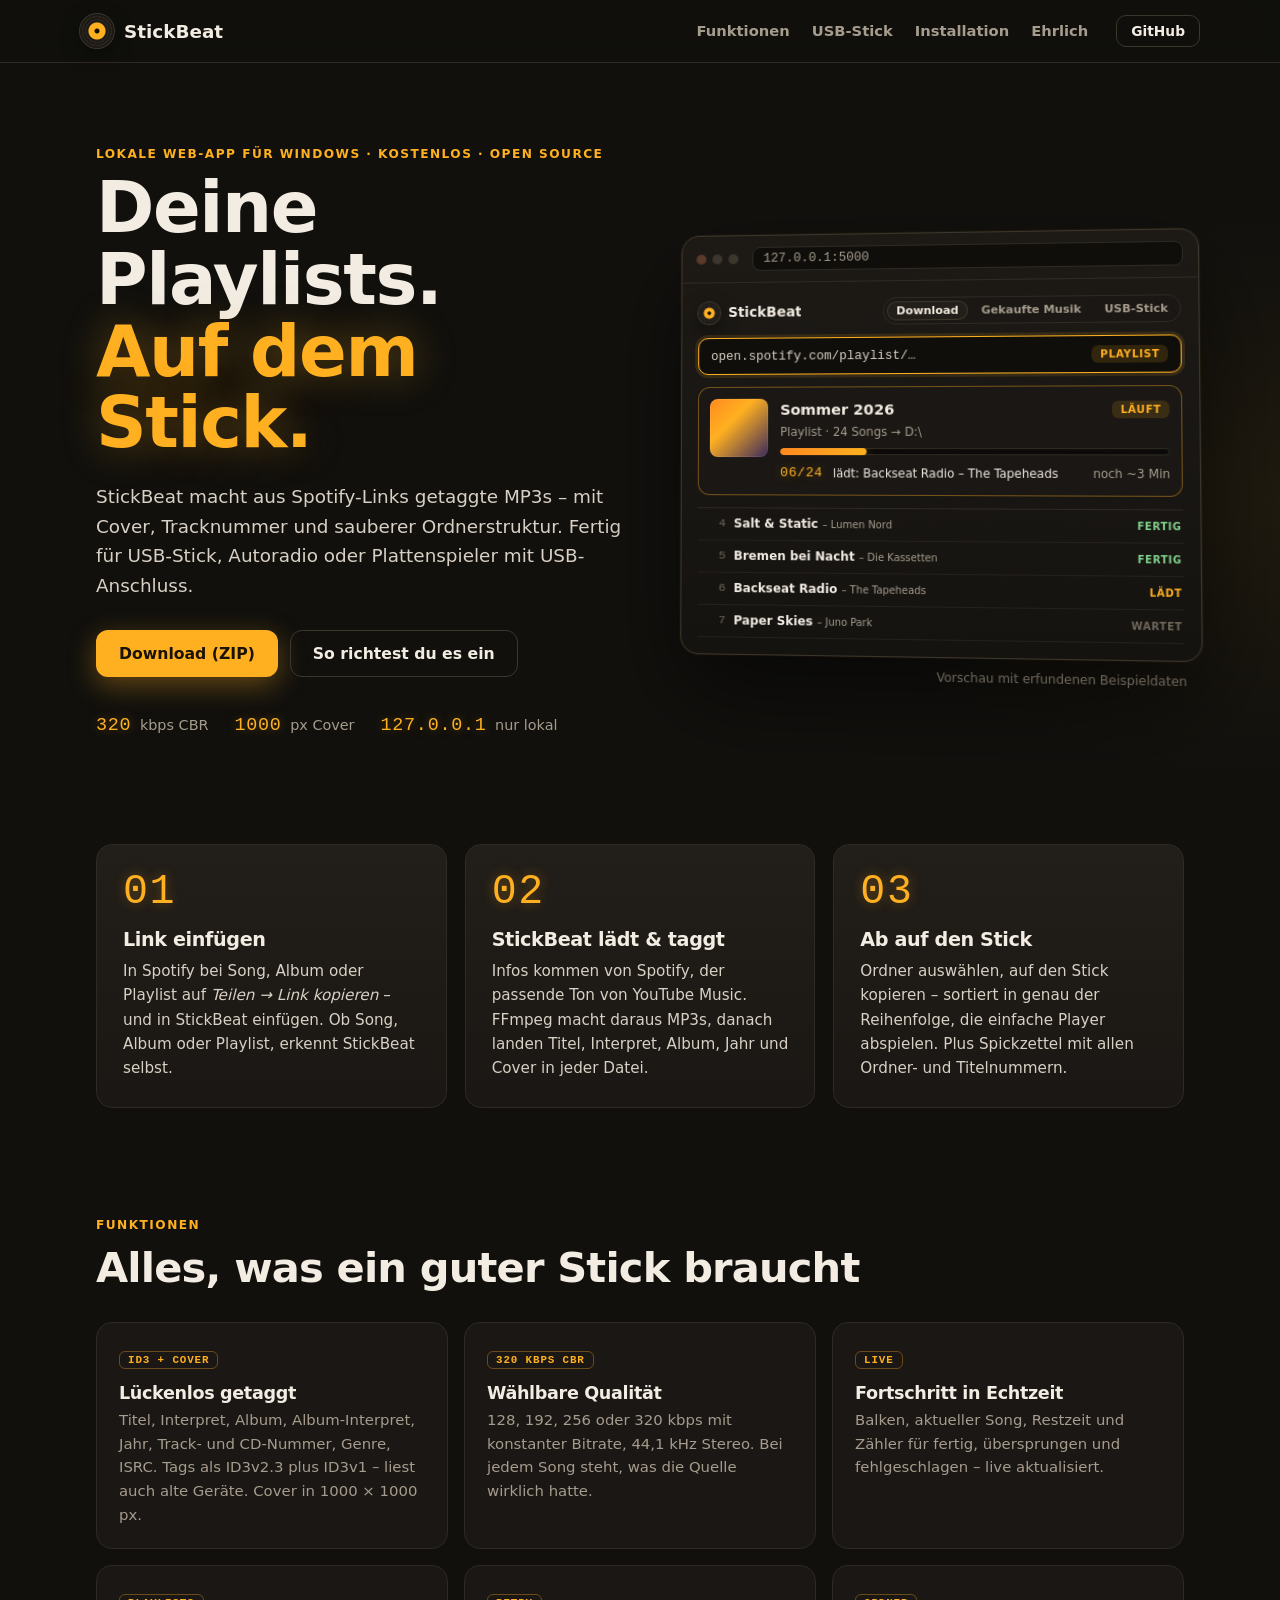
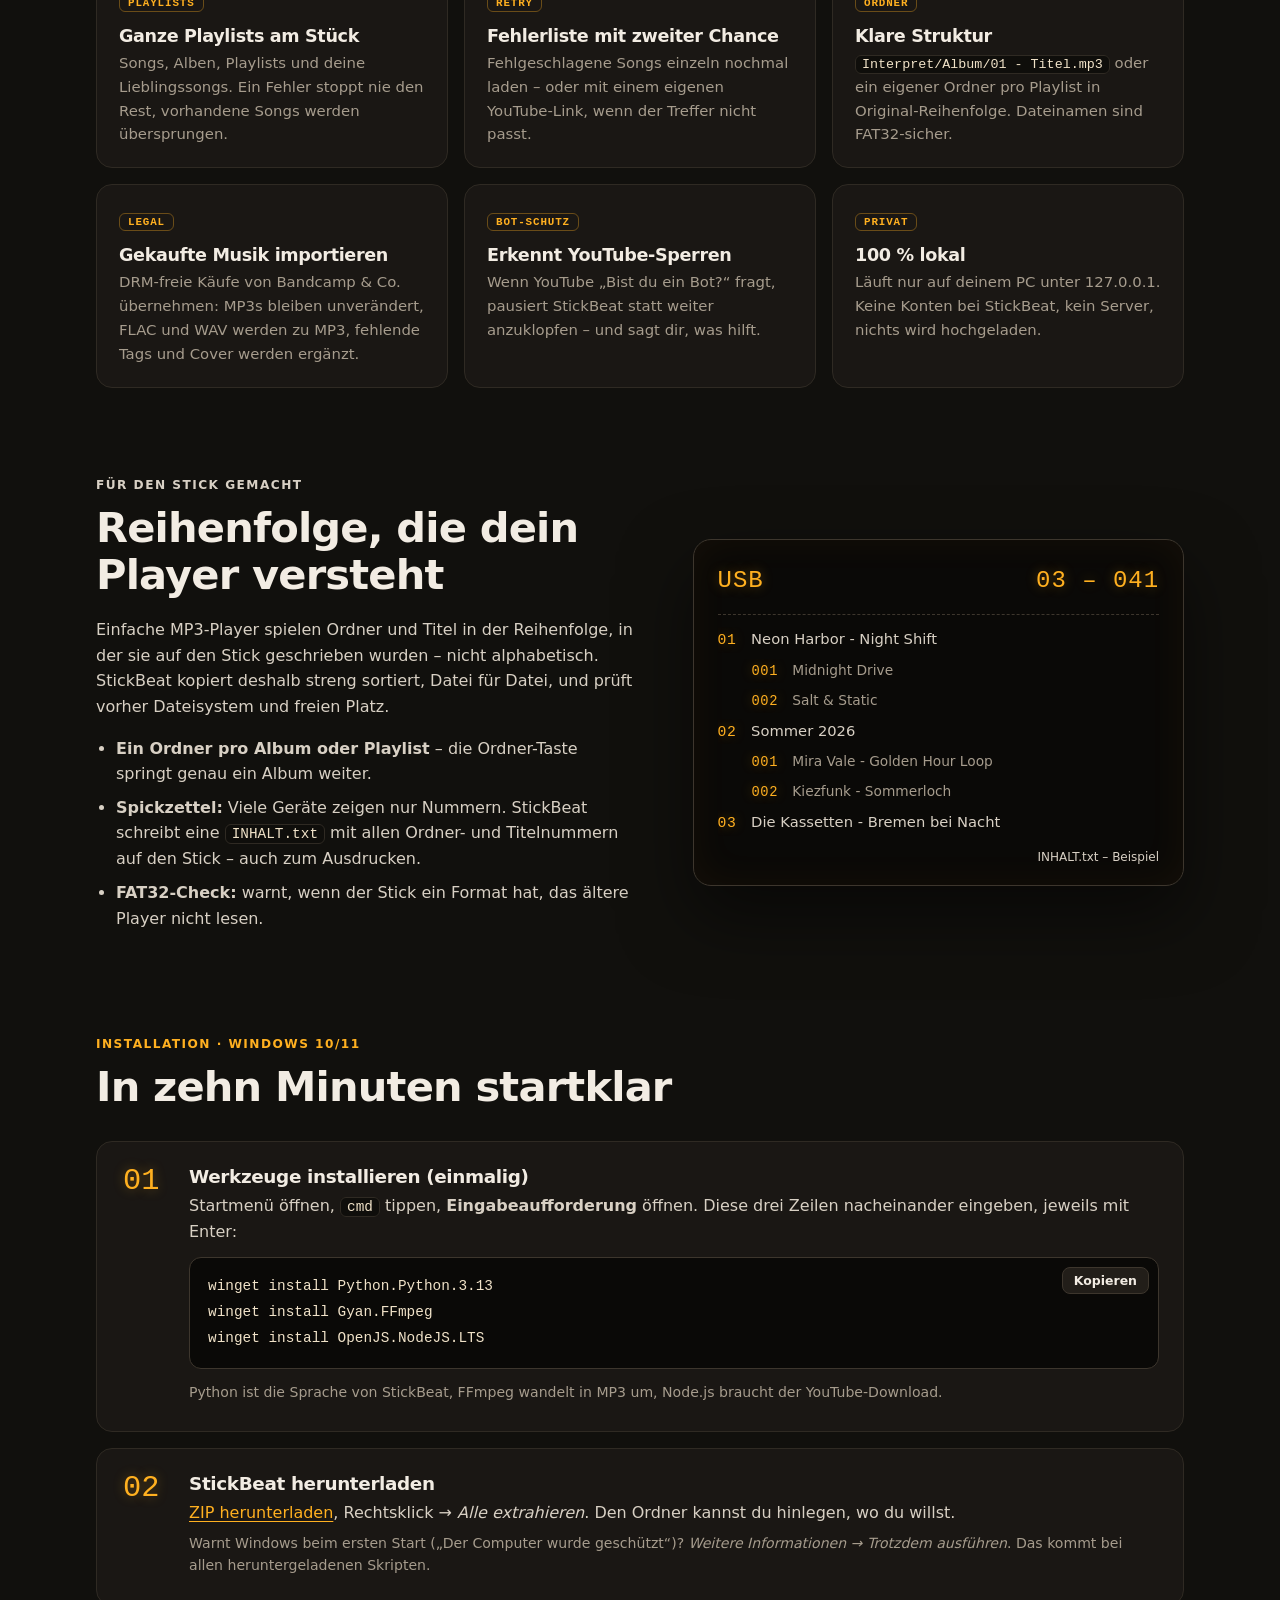
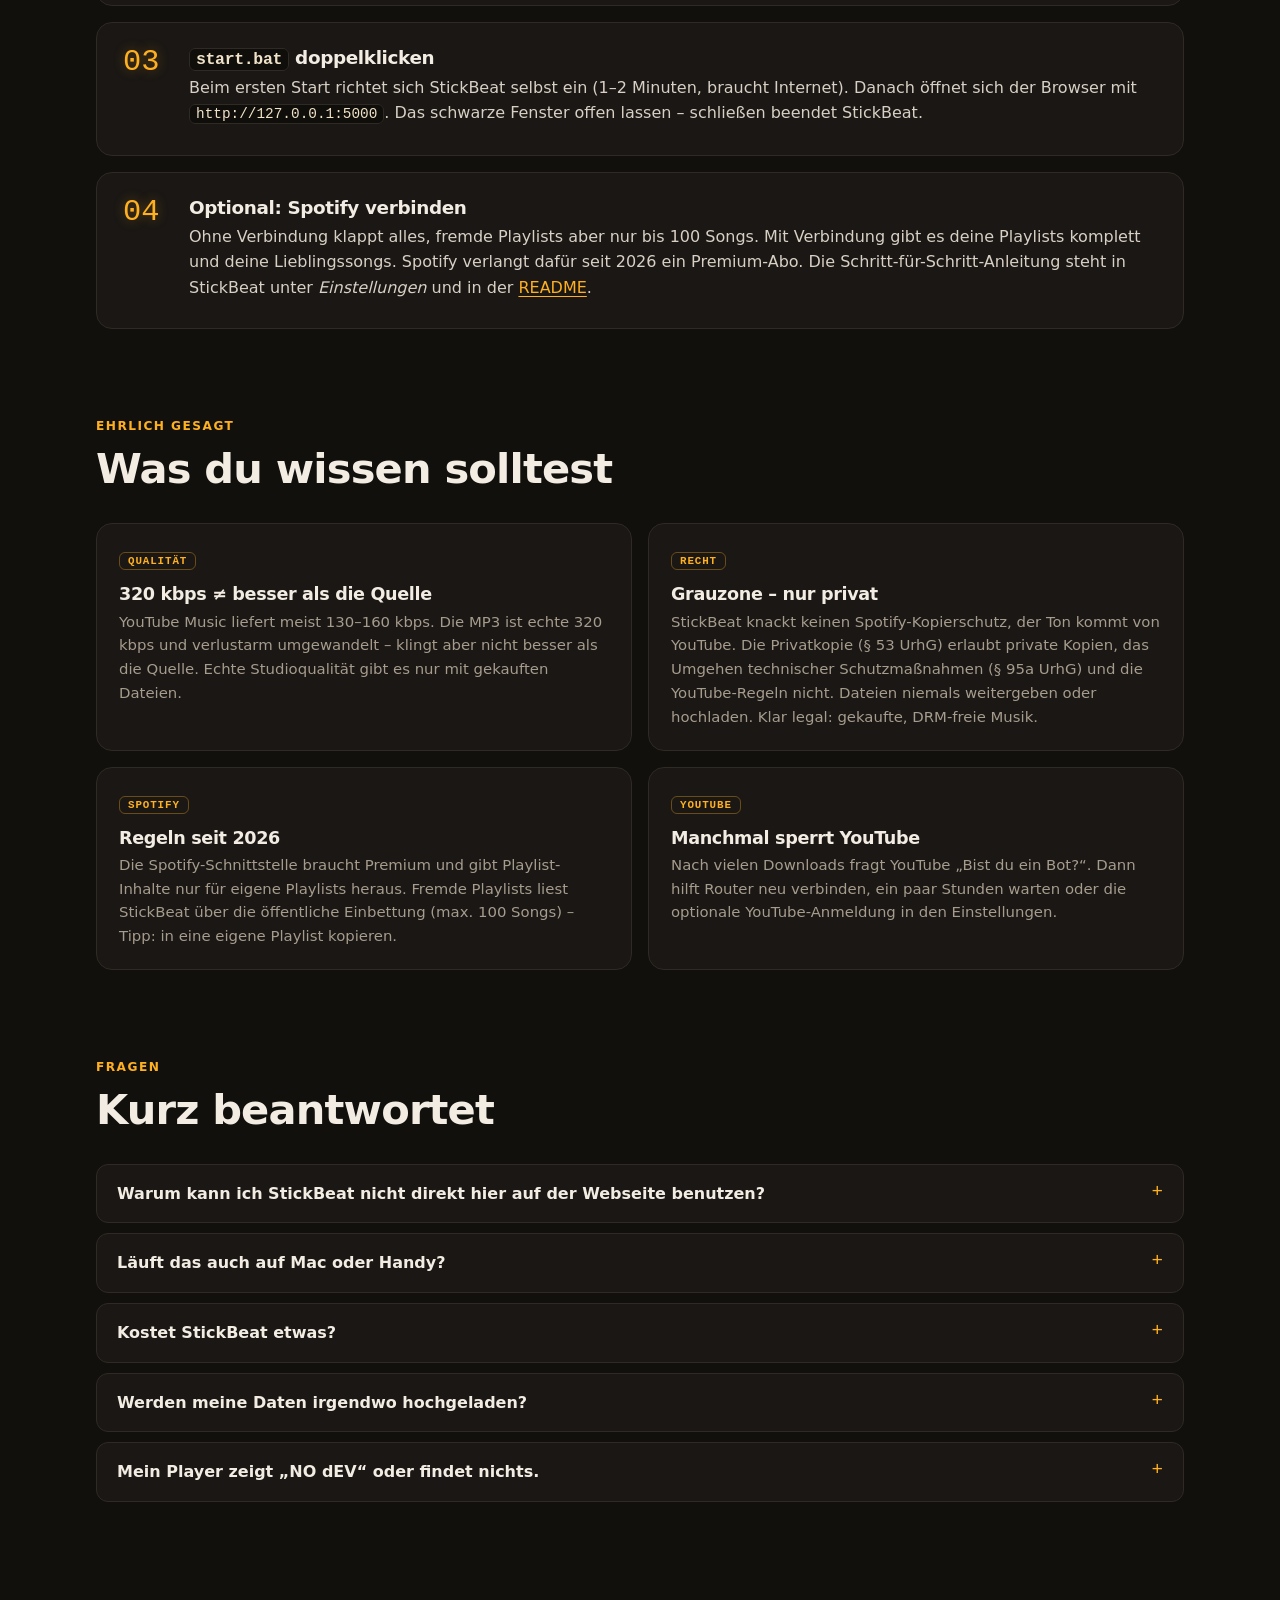
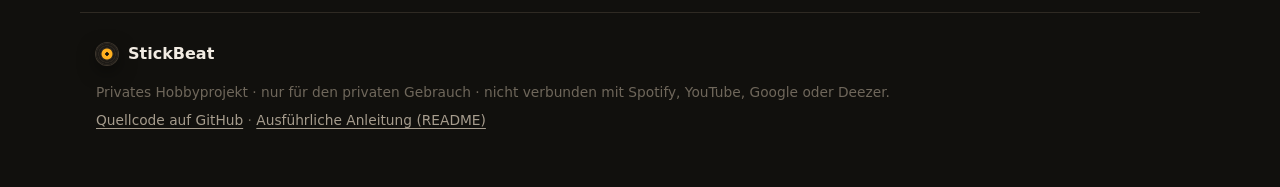
<file: index.html>
<!doctype html>
<html lang="de">
<head>
  <meta charset="utf-8">
  <meta name="viewport" content="width=device-width, initial-scale=1">
  <title>StickBeat – Spotify-Links als MP3 für deinen USB-Stick</title>
  <meta name="description" content="StickBeat: lokale Web-App für Windows. Spotify-Link einfügen, getaggte MP3s mit Cover bekommen und sortiert auf den USB-Stick kopieren.">
  <meta name="theme-color" content="#11100d">
  <link rel="icon" href="data:image/svg+xml,%3Csvg xmlns='http://www.w3.org/2000/svg' viewBox='0 0 32 32'%3E%3Ccircle cx='16' cy='16' r='15' fill='%23151310'/%3E%3Ccircle cx='16' cy='16' r='11' fill='none' stroke='%23332d25' stroke-width='1.5'/%3E%3Ccircle cx='16' cy='16' r='6' fill='%23ffb020'/%3E%3Ccircle cx='16' cy='16' r='1.6' fill='%23151310'/%3E%3C/svg%3E">
  <link rel="stylesheet" href="site/style.css">
</head>
<body>
  <header class="nav">
    <a class="brand" href="#top" aria-label="StickBeat – nach oben">
      <span class="disc" aria-hidden="true"></span>
      <span>StickBeat</span>
    </a>
    <nav class="navlinks" aria-label="Seitenbereiche">
      <a href="#funktionen">Funktionen</a>
      <a href="#stick">USB-Stick</a>
      <a href="#installation">Installation</a>
      <a href="#ehrlich">Ehrlich</a>
    </nav>
    <a class="btn ghost small" href="https://github.com/VRTomsky/Spotify-Downloader">GitHub</a>
  </header>

  <main id="top">
    <!-- HERO ------------------------------------------------------------------------>
    <section class="hero">
      <div class="hero-copy">
        <p class="eyebrow">Lokale Web-App für Windows · kostenlos · Open Source</p>
        <h1>Deine Playlists.<br><span class="glow">Auf dem Stick.</span></h1>
        <p class="lead">StickBeat macht aus Spotify-Links getaggte MP3s – mit Cover, Tracknummer und sauberer
          Ordnerstruktur. Fertig für USB-Stick, Autoradio oder Plattenspieler mit USB-Anschluss.</p>
        <div class="cta">
          <a class="btn primary" href="https://github.com/VRTomsky/Spotify-Downloader/archive/refs/heads/main.zip">Download (ZIP)</a>
          <a class="btn ghost" href="#installation">So richtest du es ein</a>
        </div>
        <ul class="facts">
          <li><span class="seg">320</span> kbps CBR</li>
          <li><span class="seg">1000</span> px Cover</li>
          <li><span class="seg">127.0.0.1</span> nur lokal</li>
        </ul>
      </div>

      <div class="window" aria-label="Vorschau der StickBeat-Oberfläche (Beispieldaten)">
        <div class="window-bar">
          <span class="dots" aria-hidden="true"><i></i><i></i><i></i></span>
          <span class="url">127.0.0.1:5000</span>
        </div>
        <div class="window-body">
          <div class="mk-top">
            <span class="disc sm" aria-hidden="true"></span><b>StickBeat</b>
            <span class="mk-tabs"><em class="on">Download</em><em>Gekaufte Musik</em><em>USB-Stick</em></span>
          </div>
          <div class="mk-input">
            <span>open.spotify.com/playlist/…</span>
            <span class="badge">Playlist</span>
          </div>
          <div class="mk-job">
            <div class="mk-cover" aria-hidden="true"></div>
            <div class="mk-main">
              <div class="mk-row"><b>Sommer 2026</b><span class="badge" id="mkState">läuft</span></div>
              <div class="mk-sub">Playlist · 24 Songs → D:\</div>
              <div class="bar"><i id="mkBar"></i></div>
              <div class="mk-meta">
                <span class="seg" id="mkCount">06/24</span>
                <span class="mk-now" id="mkNow">lädt: Midnight Drive – Neon Harbor</span>
                <span class="mk-eta" id="mkEta">noch ~3 Min</span>
              </div>
            </div>
          </div>
          <ol class="mk-tracks" id="mkTracks"></ol>
        </div>
        <p class="window-note">Vorschau mit erfundenen Beispieldaten</p>
      </div>
    </section>

    <!-- 3 SCHRITTE ------------------------------------------------------------------>
    <section class="steps3" aria-label="So funktioniert es">
      <article>
        <span class="seg big">01</span>
        <h3>Link einfügen</h3>
        <p>In Spotify bei Song, Album oder Playlist auf <em>Teilen → Link kopieren</em> – und in StickBeat einfügen.
          Ob Song, Album oder Playlist, erkennt StickBeat selbst.</p>
      </article>
      <article>
        <span class="seg big">02</span>
        <h3>StickBeat lädt &amp; taggt</h3>
        <p>Infos kommen von Spotify, der passende Ton von YouTube Music. FFmpeg macht daraus MP3s, danach landen Titel,
          Interpret, Album, Jahr und Cover in jeder Datei.</p>
      </article>
      <article>
        <span class="seg big">03</span>
        <h3>Ab auf den Stick</h3>
        <p>Ordner auswählen, auf den Stick kopieren – sortiert in genau der Reihenfolge, die einfache Player abspielen.
          Plus Spickzettel mit allen Ordner- und Titelnummern.</p>
      </article>
    </section>

    <!-- FUNKTIONEN -------------------------------------------------------------------->
    <section id="funktionen" class="section">
      <p class="eyebrow">Funktionen</p>
      <h2>Alles, was ein guter Stick braucht</h2>
      <div class="grid">
        <article class="feature"><span class="tag">ID3 + COVER</span><h3>Lückenlos getaggt</h3>
          <p>Titel, Interpret, Album, Album-Interpret, Jahr, Track- und CD-Nummer, Genre, ISRC. Tags als ID3v2.3 plus ID3v1 –
            liest auch alte Geräte. Cover in 1000 × 1000 px.</p></article>
        <article class="feature"><span class="tag">320 KBPS CBR</span><h3>Wählbare Qualität</h3>
          <p>128, 192, 256 oder 320 kbps mit konstanter Bitrate, 44,1 kHz Stereo. Bei jedem Song steht, was die Quelle
            wirklich hatte.</p></article>
        <article class="feature"><span class="tag">LIVE</span><h3>Fortschritt in Echtzeit</h3>
          <p>Balken, aktueller Song, Restzeit und Zähler für fertig, übersprungen und fehlgeschlagen – live aktualisiert.</p></article>
        <article class="feature"><span class="tag">PLAYLISTS</span><h3>Ganze Playlists am Stück</h3>
          <p>Songs, Alben, Playlists und deine Lieblingssongs. Ein Fehler stoppt nie den Rest, vorhandene Songs werden
            übersprungen.</p></article>
        <article class="feature"><span class="tag">RETRY</span><h3>Fehlerliste mit zweiter Chance</h3>
          <p>Fehlgeschlagene Songs einzeln nochmal laden – oder mit einem eigenen YouTube-Link, wenn der Treffer nicht passt.</p></article>
        <article class="feature"><span class="tag">ORDNER</span><h3>Klare Struktur</h3>
          <p><code>Interpret/Album/01 - Titel.mp3</code> oder ein eigener Ordner pro Playlist in Original-Reihenfolge.
            Dateinamen sind FAT32-sicher.</p></article>
        <article class="feature"><span class="tag">LEGAL</span><h3>Gekaufte Musik importieren</h3>
          <p>DRM-freie Käufe von Bandcamp &amp; Co. übernehmen: MP3s bleiben unverändert, FLAC und WAV werden zu MP3,
            fehlende Tags und Cover werden ergänzt.</p></article>
        <article class="feature"><span class="tag">BOT-SCHUTZ</span><h3>Erkennt YouTube-Sperren</h3>
          <p>Wenn YouTube „Bist du ein Bot?“ fragt, pausiert StickBeat statt weiter anzuklopfen – und sagt dir, was hilft.</p></article>
        <article class="feature"><span class="tag">PRIVAT</span><h3>100 % lokal</h3>
          <p>Läuft nur auf deinem PC unter 127.0.0.1. Keine Konten bei StickBeat, kein Server, nichts wird hochgeladen.</p></article>
      </div>
    </section>

    <!-- USB-STICK ----------------------------------------------------------------------->
    <section id="stick" class="section split">
      <div>
        <p class="eyebrow">Für den Stick gemacht</p>
        <h2>Reihenfolge, die dein Player versteht</h2>
        <p>Einfache MP3-Player spielen Ordner und Titel in der Reihenfolge, in der sie auf den Stick geschrieben wurden –
          nicht alphabetisch. StickBeat kopiert deshalb streng sortiert, Datei für Datei, und prüft vorher Dateisystem und
          freien Platz.</p>
        <ul class="ticks">
          <li><strong>Ein Ordner pro Album oder Playlist</strong> – die Ordner-Taste springt genau ein Album weiter.</li>
          <li><strong>Spickzettel:</strong> Viele Geräte zeigen nur Nummern. StickBeat schreibt eine <code>INHALT.txt</code>
            mit allen Ordner- und Titelnummern auf den Stick – auch zum Ausdrucken.</li>
          <li><strong>FAT32-Check:</strong> warnt, wenn der Stick ein Format hat, das ältere Player nicht lesen.</li>
        </ul>
      </div>
      <div class="lcd" aria-label="Beispiel einer Inhaltsliste">
        <div class="lcd-head"><span class="seg">USB</span><span class="seg">03 – 041</span></div>
        <div class="lcd-list">
          <p><span class="seg">01</span> Neon Harbor - Night Shift</p>
          <p class="sub"><span class="seg">001</span> Midnight Drive</p>
          <p class="sub"><span class="seg">002</span> Salt &amp; Static</p>
          <p><span class="seg">02</span> Sommer 2026</p>
          <p class="sub"><span class="seg">001</span> Mira Vale - Golden Hour Loop</p>
          <p class="sub"><span class="seg">002</span> Kiezfunk - Sommerloch</p>
          <p><span class="seg">03</span> Die Kassetten - Bremen bei Nacht</p>
        </div>
        <p class="lcd-note">INHALT.txt – Beispiel</p>
      </div>
    </section>

    <!-- INSTALLATION -------------------------------------------------------------------->
    <section id="installation" class="section">
      <p class="eyebrow">Installation · Windows 10/11</p>
      <h2>In zehn Minuten startklar</h2>
      <ol class="install">
        <li>
          <h3>Werkzeuge installieren (einmalig)</h3>
          <p>Startmenü öffnen, <code>cmd</code> tippen, <strong>Eingabeaufforderung</strong> öffnen. Diese drei Zeilen
            nacheinander eingeben, jeweils mit Enter:</p>
          <div class="code"><pre><code>winget install Python.Python.3.13
winget install Gyan.FFmpeg
winget install OpenJS.NodeJS.LTS</code></pre><button class="copy" type="button">Kopieren</button></div>
          <p class="hint">Python ist die Sprache von StickBeat, FFmpeg wandelt in MP3 um, Node.js braucht der YouTube-Download.</p>
        </li>
        <li>
          <h3>StickBeat herunterladen</h3>
          <p><a href="https://github.com/VRTomsky/Spotify-Downloader/archive/refs/heads/main.zip">ZIP herunterladen</a>,
            Rechtsklick → <em>Alle extrahieren</em>. Den Ordner kannst du hinlegen, wo du willst.</p>
          <p class="hint">Warnt Windows beim ersten Start („Der Computer wurde geschützt“)? <em>Weitere Informationen →
            Trotzdem ausführen</em>. Das kommt bei allen heruntergeladenen Skripten.</p>
        </li>
        <li>
          <h3><code>start.bat</code> doppelklicken</h3>
          <p>Beim ersten Start richtet sich StickBeat selbst ein (1–2 Minuten, braucht Internet). Danach öffnet sich der
            Browser mit <code>http://127.0.0.1:5000</code>. Das schwarze Fenster offen lassen – schließen beendet StickBeat.</p>
        </li>
        <li>
          <h3>Optional: Spotify verbinden</h3>
          <p>Ohne Verbindung klappt alles, fremde Playlists aber nur bis 100 Songs. Mit Verbindung gibt es deine Playlists
            komplett und deine Lieblingssongs. Spotify verlangt dafür seit 2026 ein Premium-Abo. Die Schritt-für-Schritt-Anleitung
            steht in StickBeat unter <em>Einstellungen</em> und in der
            <a href="https://github.com/VRTomsky/Spotify-Downloader#3-spotify-verbinden-einmalig-braucht-premium">README</a>.</p>
        </li>
      </ol>
    </section>

    <!-- EHRLICH ----------------------------------------------------------------------------->
    <section id="ehrlich" class="section">
      <p class="eyebrow">Ehrlich gesagt</p>
      <h2>Was du wissen solltest</h2>
      <div class="grid two">
        <article class="feature"><span class="tag">QUALITÄT</span><h3>320 kbps ≠ besser als die Quelle</h3>
          <p>YouTube Music liefert meist 130–160 kbps. Die MP3 ist echte 320 kbps und verlustarm umgewandelt – klingt aber
            nicht besser als die Quelle. Echte Studioqualität gibt es nur mit gekauften Dateien.</p></article>
        <article class="feature"><span class="tag">RECHT</span><h3>Grauzone – nur privat</h3>
          <p>StickBeat knackt keinen Spotify-Kopierschutz, der Ton kommt von YouTube. Die Privatkopie (§ 53 UrhG) erlaubt
            private Kopien, das Umgehen technischer Schutzmaßnahmen (§ 95a UrhG) und die YouTube-Regeln nicht. Dateien niemals
            weitergeben oder hochladen. Klar legal: gekaufte, DRM-freie Musik.</p></article>
        <article class="feature"><span class="tag">SPOTIFY</span><h3>Regeln seit 2026</h3>
          <p>Die Spotify-Schnittstelle braucht Premium und gibt Playlist-Inhalte nur für eigene Playlists heraus. Fremde
            Playlists liest StickBeat über die öffentliche Einbettung (max. 100 Songs) – Tipp: in eine eigene Playlist kopieren.</p></article>
        <article class="feature"><span class="tag">YOUTUBE</span><h3>Manchmal sperrt YouTube</h3>
          <p>Nach vielen Downloads fragt YouTube „Bist du ein Bot?“. Dann hilft Router neu verbinden, ein paar Stunden warten
            oder die optionale YouTube-Anmeldung in den Einstellungen.</p></article>
      </div>
    </section>

    <!-- FAQ ----------------------------------------------------------------------------------->
    <section class="section faq">
      <p class="eyebrow">Fragen</p>
      <h2>Kurz beantwortet</h2>
      <details><summary>Warum kann ich StickBeat nicht direkt hier auf der Webseite benutzen?</summary>
        <p>Diese Seite liegt auf GitHub Pages und kann nur Text und Bilder zeigen. StickBeat braucht für Download,
          MP3-Umwandlung und das Kopieren auf den Stick ein Programm auf deinem PC – deshalb läuft es lokal unter
          127.0.0.1.</p></details>
      <details><summary>Läuft das auch auf Mac oder Handy?</summary>
        <p>StickBeat ist für Windows gebaut (getestet unter Windows 11). Mac und Linux sind nicht getestet, Handys werden
          nicht unterstützt.</p></details>
      <details><summary>Kostet StickBeat etwas?</summary>
        <p>Nein. StickBeat und alle Werkzeuge sind kostenlos. Nur die optionale Spotify-Verbindung setzt ein Premium-Abo voraus.</p></details>
      <details><summary>Werden meine Daten irgendwo hochgeladen?</summary>
        <p>Nein. StickBeat spricht nur mit Spotify (Songinfos), YouTube Music (Ton) und Deezer (Cover). Einstellungen,
          Spotify-Login und Log bleiben auf deinem PC.</p></details>
      <details><summary>Mein Player zeigt „NO dEV“ oder findet nichts.</summary>
        <p>Meist ist der Stick nicht FAT32 formatiert. StickBeat zeigt das Format im Tab „USB-Stick“ an. Achtung:
          Formatieren löscht alles auf dem Stick.</p></details>
    </section>
  </main>

  <footer class="footer">
    <div class="brand"><span class="disc sm" aria-hidden="true"></span><span>StickBeat</span></div>
    <p>Privates Hobbyprojekt · nur für den privaten Gebrauch · nicht verbunden mit Spotify, YouTube, Google oder Deezer.</p>
    <p><a href="https://github.com/VRTomsky/Spotify-Downloader">Quellcode auf GitHub</a> ·
      <a href="https://github.com/VRTomsky/Spotify-Downloader#readme">Ausführliche Anleitung (README)</a></p>
  </footer>

  <script src="site/script.js"></script>
</body>
</html>
</file>
<file: site/style.css>
/* StickBeat – Infoseite. Gleiche Designsprache wie die App: Graphit, Bernstein-LED, Segment-Ziffern. */

:root {
  color-scheme: dark;
  --bg: #11100d;
  --panel: #1a1714;
  --panel-2: #221e19;
  --line: #2f2a23;
  --line-2: #3d362d;
  --text: #f2ece3;
  --soft: #d8d0c4;
  --muted: #a69c8d;
  --dim: #6f675b;
  --amber: #ffb020;
  --amber-2: #ff8a1f;
  --amber-glow: rgba(255, 176, 32, 0.35);
  --green: #7fd18b;
  --radius: 16px;
  --sans: "Segoe UI Variable Text", "Segoe UI", system-ui, -apple-system, "Helvetica Neue", sans-serif;
  --display: "Segoe UI Variable Display", "Segoe UI", system-ui, -apple-system, "Helvetica Neue", sans-serif;
  --mono: "Cascadia Mono", "Cascadia Code", Consolas, ui-monospace, "SF Mono", Menlo, monospace;
  --wrap: 1120px;
}

* { box-sizing: border-box; }
html { scroll-behavior: smooth; background: var(--bg); }
body {
  margin: 0;
  font: 16px/1.6 var(--sans);
  color: var(--text);
  background:
    radial-gradient(1000px 560px at 12% -8%, rgba(255, 150, 30, 0.12), transparent 60%),
    radial-gradient(800px 480px at 100% 10%, rgba(255, 176, 32, 0.06), transparent 60%),
    var(--bg);
  overflow-x: hidden;
}
a { color: var(--amber); text-underline-offset: 3px; }
code { font-family: var(--mono); font-size: 0.9em; background: #0f0e0b; border: 1px solid var(--line); border-radius: 6px; padding: 1px 6px; color: #f0e2c8; }
h1, h2, h3 { font-family: var(--display); margin: 0; letter-spacing: -0.02em; line-height: 1.15; }
:focus-visible { outline: 2px solid var(--amber); outline-offset: 3px; border-radius: 6px; }

.seg {
  font-family: var(--mono); font-variant-numeric: tabular-nums; color: var(--amber);
  text-shadow: 0 0 12px var(--amber-glow); letter-spacing: 0.04em;
}
.eyebrow { font: 700 0.76rem var(--sans); letter-spacing: 0.12em; text-transform: uppercase; color: var(--amber); margin: 0 0 12px; }

.disc {
  display: inline-block; width: 34px; height: 34px; flex: none; border-radius: 50%;
  background:
    radial-gradient(circle, #11100d 0 2px, var(--amber) 3px 8px, transparent 9px),
    repeating-radial-gradient(circle, #1d1a16 0 1.5px, #2a251f 2px 3px);
  box-shadow: 0 0 0 1px var(--line-2), 0 6px 18px rgba(0, 0, 0, 0.5);
  animation: spin 3.2s linear infinite;
}
.disc.sm { width: 22px; height: 22px; background:
    radial-gradient(circle, #11100d 0 1.5px, var(--amber) 2px 5px, transparent 6px),
    repeating-radial-gradient(circle, #1d1a16 0 1px, #2a251f 1.5px 2.2px); }
@keyframes spin { to { transform: rotate(360deg); } }

.btn {
  display: inline-flex; align-items: center; gap: 8px; font: 650 0.98rem var(--sans); text-decoration: none;
  padding: 13px 22px; border-radius: 12px; border: 1px solid transparent; transition: background 0.15s, border-color 0.15s, color 0.15s, transform 0.1s;
}
.btn:active { transform: translateY(1px); }
.btn.primary { background: var(--amber); color: #1a1205; box-shadow: 0 8px 28px var(--amber-glow); }
.btn.primary:hover { background: #ffc04d; }
.btn.ghost { color: var(--text); border-color: var(--line-2); }
.btn.ghost:hover { color: var(--amber); border-color: var(--amber); }
.btn.small { padding: 7px 14px; font-size: 0.86rem; border-radius: 10px; }

/* --- Navigation ------------------------------------------------------------------------- */
.nav {
  position: sticky; top: 0; z-index: 10; display: flex; align-items: center; gap: 28px;
  padding: 14px max(16px, calc((100vw - var(--wrap)) / 2));
  background: rgba(17, 16, 13, 0.82); backdrop-filter: blur(12px); border-bottom: 1px solid var(--line);
}
.brand { display: inline-flex; align-items: center; gap: 10px; font: 750 1.15rem var(--display); color: var(--text); text-decoration: none; }
.navlinks { display: flex; gap: 22px; margin-left: auto; }
.navlinks a { color: var(--muted); text-decoration: none; font-weight: 600; font-size: 0.92rem; }
.navlinks a:hover { color: var(--text); }

main { max-width: var(--wrap); margin: 0 auto; padding: 0 16px; }

/* --- Hero ---------------------------------------------------------------------------------- */
.hero { display: grid; grid-template-columns: 1.05fr 1fr; gap: 56px; align-items: center; padding: 84px 0 64px; }
.hero h1 { font-size: clamp(2.6rem, 6vw, 4.4rem); line-height: 1.02; font-weight: 800; margin-bottom: 22px; }
.glow { color: var(--amber); text-shadow: 0 0 40px rgba(255, 176, 32, 0.35); }
.lead { font-size: 1.15rem; color: var(--soft); max-width: 34em; margin: 0 0 30px; }
.cta { display: flex; gap: 12px; flex-wrap: wrap; }
.facts { display: flex; gap: 26px; flex-wrap: wrap; list-style: none; padding: 0; margin: 34px 0 0; color: var(--muted); font-size: 0.9rem; }
.facts .seg { font-size: 1.15rem; margin-right: 4px; }

/* App-Vorschau */
.window {
  position: relative; background: linear-gradient(180deg, #1d1a16, #151310); border: 1px solid var(--line-2);
  border-radius: 18px; box-shadow: 0 40px 90px rgba(0, 0, 0, 0.55), 0 0 0 1px rgba(255, 176, 32, 0.06);
  transform: perspective(1400px) rotateY(-6deg) rotateX(2deg); transform-origin: left center;
}
.window-bar { display: flex; align-items: center; gap: 14px; padding: 11px 14px; border-bottom: 1px solid var(--line); }
.dots { display: flex; gap: 6px; }
.dots i { width: 10px; height: 10px; border-radius: 50%; background: var(--line-2); }
.dots i:first-child { background: #5a3a2a; }
.url { flex: 1; font: 0.78rem var(--mono); color: var(--muted); background: #0f0e0b; border: 1px solid var(--line); border-radius: 8px; padding: 4px 10px; }
.window-body { padding: 16px; display: grid; gap: 12px; }
.window-note { position: absolute; right: 14px; bottom: -30px; margin: 0; font-size: 0.75rem; color: var(--dim); }

.mk-top { display: flex; align-items: center; gap: 8px; font-size: 0.85rem; }
.mk-tabs { margin-left: auto; display: flex; gap: 4px; background: var(--panel); border: 1px solid var(--line); border-radius: 999px; padding: 3px; }
.mk-tabs em { font: 600 0.68rem var(--sans); color: var(--muted); padding: 3px 9px; border-radius: 999px; }
.mk-tabs em.on { background: var(--panel-2); color: var(--text); box-shadow: inset 0 0 0 1px var(--line-2); }
.mk-input { display: flex; justify-content: space-between; align-items: center; background: #0f0e0b; border: 1px solid var(--amber); border-radius: 10px; padding: 9px 12px; font: 0.78rem var(--mono); color: var(--soft); box-shadow: 0 0 0 3px rgba(255, 176, 32, 0.12); }
.badge { font: 700 0.62rem var(--sans); letter-spacing: 0.06em; text-transform: uppercase; padding: 3px 8px; border-radius: 6px; background: rgba(255, 176, 32, 0.14); color: var(--amber); }
.badge.ok { background: rgba(127, 209, 139, 0.14); color: var(--green); }
.mk-job { display: grid; grid-template-columns: 58px 1fr; gap: 12px; background: var(--panel); border: 1px solid rgba(255, 176, 32, 0.4); border-radius: 12px; padding: 11px; }
.mk-cover {
  width: 58px; height: 58px; border-radius: 8px;
  background: linear-gradient(135deg, #ff8a1f 0%, #ffb020 38%, #3b2a5c 100%);
  box-shadow: inset 0 0 0 1px rgba(255, 255, 255, 0.08);
}
.mk-main { min-width: 0; }
.mk-row { display: flex; justify-content: space-between; align-items: center; font-size: 0.9rem; }
.mk-sub { font-size: 0.72rem; color: var(--muted); margin: 1px 0 7px; }
.bar { height: 7px; background: #0b0a08; border-radius: 99px; overflow: hidden; box-shadow: inset 0 0 0 1px var(--line); }
.bar i { display: block; height: 100%; width: 25%; border-radius: 99px; background: linear-gradient(90deg, var(--amber-2), var(--amber)); box-shadow: 0 0 12px var(--amber-glow); transition: width 0.6s ease; }
.mk-meta { display: flex; gap: 10px; align-items: center; margin-top: 7px; font-size: 0.72rem; color: var(--muted); }
.mk-meta .seg { font-size: 0.82rem; }
.mk-now { color: var(--text); white-space: nowrap; overflow: hidden; text-overflow: ellipsis; min-width: 0; flex: 1; }
.mk-eta { white-space: nowrap; }
.mk-tracks { list-style: none; margin: 0; padding: 0; border-top: 1px solid var(--line); }
.mk-tracks li { display: grid; grid-template-columns: 26px 1fr auto; gap: 8px; align-items: center; padding: 6px 2px; border-bottom: 1px solid rgba(47, 42, 35, 0.6); font-size: 0.74rem; }
.mk-tracks .no { font-family: var(--mono); color: var(--dim); text-align: right; }
.mk-tracks b { font-weight: 600; white-space: nowrap; overflow: hidden; text-overflow: ellipsis; }
.mk-tracks small { color: var(--muted); font-weight: 400; }
.mk-tracks .st { font: 700 0.6rem var(--sans); letter-spacing: 0.06em; text-transform: uppercase; color: var(--dim); }
.mk-tracks .st.done { color: var(--green); }
.mk-tracks .st.live { color: var(--amber); }

/* --- 3 Schritte ------------------------------------------------------------------------------ */
.steps3 { display: grid; grid-template-columns: repeat(3, 1fr); gap: 18px; padding: 40px 0 30px; }
.steps3 article { padding: 26px; border: 1px solid var(--line); border-radius: var(--radius); background: linear-gradient(180deg, var(--panel-2), var(--panel)); }
.seg.big { display: block; font-size: 2.6rem; line-height: 1; margin-bottom: 16px; }
.steps3 h3 { font-size: 1.2rem; margin-bottom: 8px; }
.steps3 p { margin: 0; color: var(--soft); font-size: 0.95rem; }

/* --- Abschnitte ------------------------------------------------------------------------------- */
.section { padding: 80px 0 10px; scroll-margin-top: 40px; }
.section h2 { font-size: clamp(1.8rem, 3.6vw, 2.6rem); font-weight: 780; margin-bottom: 30px; max-width: 22em; }
.section > div > p, .split p { color: var(--soft); }
.grid { display: grid; grid-template-columns: repeat(3, 1fr); gap: 16px; }
.grid.two { grid-template-columns: repeat(2, 1fr); }
.feature { padding: 22px 22px 20px; border: 1px solid var(--line); border-radius: var(--radius); background: var(--panel); transition: border-color 0.2s, transform 0.2s; }
.feature:hover { border-color: var(--line-2); transform: translateY(-2px); }
.tag { display: inline-block; font: 700 0.68rem var(--mono); letter-spacing: 0.08em; color: var(--amber); border: 1px solid rgba(255, 176, 32, 0.35); border-radius: 6px; padding: 2px 8px; margin-bottom: 14px; }
.feature h3 { font-size: 1.1rem; margin-bottom: 6px; }
.feature p { margin: 0; color: var(--muted); font-size: 0.93rem; }

.split { display: grid; grid-template-columns: 1.1fr 1fr; gap: 56px; align-items: center; }
.split h2 { margin-bottom: 18px; }
.ticks { padding-left: 20px; color: var(--soft); }
.ticks li { margin: 8px 0; }

.lcd {
  position: relative; background: #0a0907; border: 1px solid var(--line-2); border-radius: 18px; padding: 22px 24px 18px;
  box-shadow: inset 0 0 40px rgba(255, 150, 30, 0.05), 0 30px 70px rgba(0, 0, 0, 0.5);
}
.lcd-head { display: flex; justify-content: space-between; font-size: 1.5rem; padding-bottom: 14px; margin-bottom: 12px; border-bottom: 1px dashed var(--line-2); }
.lcd-list p { margin: 6px 0; font-size: 0.92rem; color: var(--soft); white-space: nowrap; overflow: hidden; text-overflow: ellipsis; }
.lcd-list p .seg { margin-right: 10px; }
.lcd-list p.sub { padding-left: 34px; color: var(--muted); font-size: 0.86rem; }
.lcd-note { margin: 12px 0 0; font-size: 0.75rem; color: var(--dim); text-align: right; }

/* --- Installation ---------------------------------------------------------------------------- */
.install { list-style: none; counter-reset: step; padding: 0; margin: 0; display: grid; gap: 16px; }
.install li {
  counter-increment: step; position: relative; padding: 24px 24px 22px 92px; border: 1px solid var(--line);
  border-radius: var(--radius); background: var(--panel);
}
.install li::before {
  content: counter(step, decimal-leading-zero); position: absolute; left: 26px; top: 22px;
  font: 1.9rem var(--mono); color: var(--amber); text-shadow: 0 0 12px var(--amber-glow);
}
.install h3 { font-size: 1.15rem; margin-bottom: 6px; }
.install p { margin: 6px 0; color: var(--soft); }
.hint { color: var(--muted) !important; font-size: 0.88rem; }
.code { position: relative; margin: 12px 0; }
.code pre { margin: 0; background: #0a0907; border: 1px solid var(--line-2); border-radius: 12px; padding: 16px 18px; overflow-x: auto; }
.code pre code { background: none; border: 0; padding: 0; font-size: 0.9rem; line-height: 1.8; color: #f0e2c8; }
.copy {
  position: absolute; top: 10px; right: 10px; font: 600 0.78rem var(--sans); color: var(--text); background: var(--panel-2);
  border: 1px solid var(--line-2); border-radius: 8px; padding: 5px 11px; cursor: pointer;
}
.copy:hover { border-color: var(--amber); color: var(--amber); }

/* --- FAQ ---------------------------------------------------------------------------------------- */
.faq details { border: 1px solid var(--line); border-radius: 12px; background: var(--panel); margin-bottom: 10px; }
.faq summary { cursor: pointer; padding: 16px 20px; font-weight: 650; list-style: none; display: flex; justify-content: space-between; gap: 16px; }
.faq summary::-webkit-details-marker { display: none; }
.faq summary::after { content: "+"; font: 1.2rem var(--mono); color: var(--amber); }
.faq details[open] summary::after { content: "–"; }
.faq details p { margin: 0; padding: 0 20px 18px; color: var(--soft); }

/* --- Footer -------------------------------------------------------------------------------------- */
.footer { max-width: var(--wrap); margin: 90px auto 0; padding: 30px 16px 50px; border-top: 1px solid var(--line); color: var(--dim); font-size: 0.86rem; }
.footer .brand { font-size: 1rem; margin-bottom: 10px; }
.footer p { margin: 6px 0; }
.footer a { color: var(--muted); }

/* --- Responsive ------------------------------------------------------------------------------------ */
@media (max-width: 960px) {
  .hero { grid-template-columns: 1fr; gap: 54px; padding-top: 56px; }
  .window { transform: none; }
  .split { grid-template-columns: 1fr; gap: 34px; }
  .grid { grid-template-columns: repeat(2, 1fr); }
}
@media (max-width: 680px) {
  .navlinks { display: none; }
  .nav .btn { margin-left: auto; }
  .steps3, .grid, .grid.two { grid-template-columns: 1fr; }
  .install li { padding: 66px 18px 18px; }
  .install li::before { left: 18px; top: 18px; font-size: 1.5rem; }
  .facts { gap: 16px; }
  .mk-tabs { display: none; }
  .mk-eta { display: none; }
  .lcd-head { font-size: 1.2rem; }
  .section { padding-top: 64px; }
}

@media (prefers-reduced-motion: reduce) {
  html { scroll-behavior: auto; }
  .disc { animation: none; }
  .bar i, .feature { transition: none; }
}
</file>
